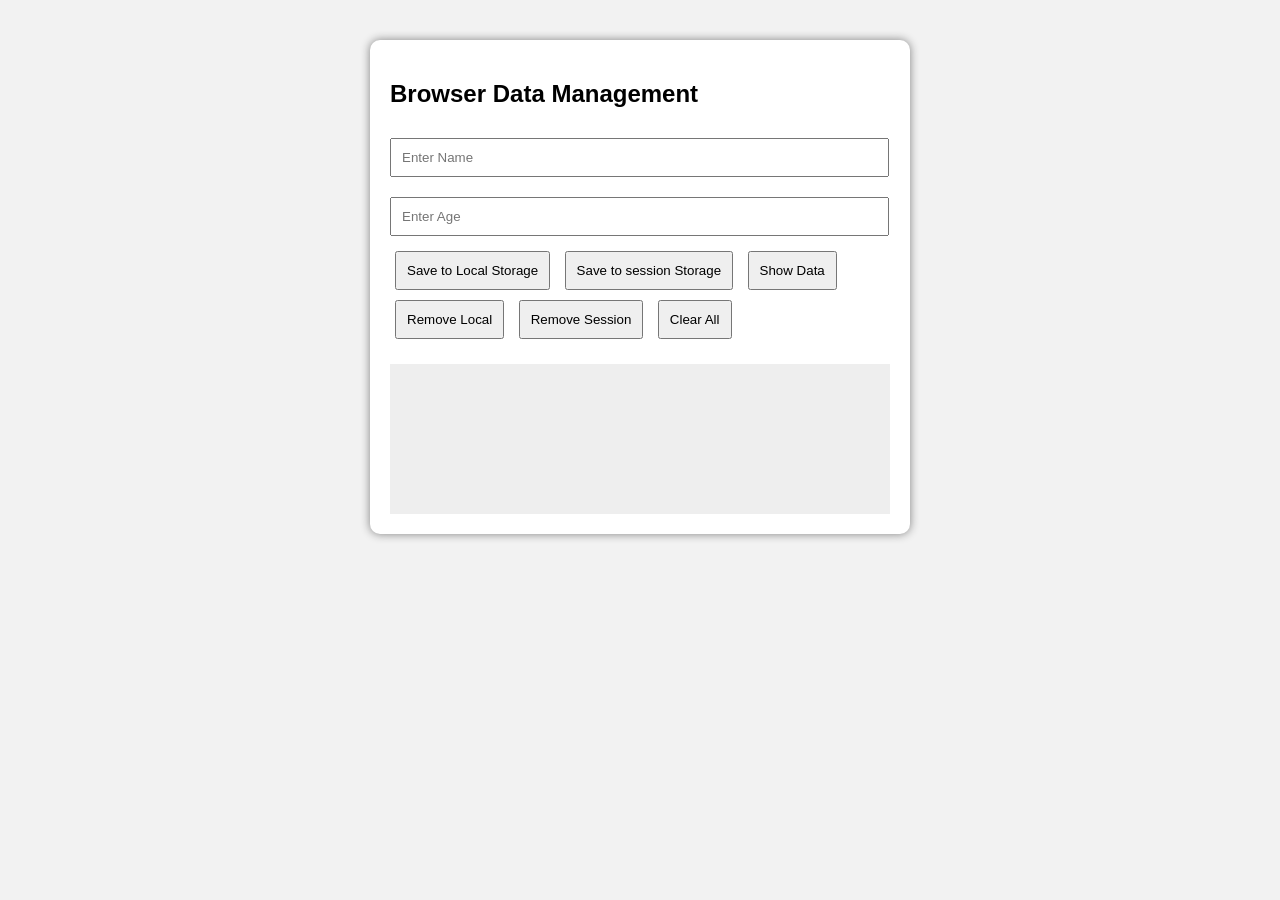
<file: Assignment3/index.html>
<!DOCTYPE html>
<html lang="en">
<head>
    <meta charset="UTF-8">
    <meta name="viewport" content="width=device-width, initial-scale=1.0">
    <title>Browser Data Management Demo</title>
    <style>
        body{
            font-family:Arial, sans-serif;
            background: #f2f2f2;
        }

        .container{
            width: 500px;
            margin: 40px auto;
            background: white;
            padding: 20px;
            border-radius: 10px;
            box-shadow: 0px 0px 10px gray;
        }
        input{
            width: 95%;
            padding: 10px;
            margin:10px 0;
        }
        button{
            padding: 10px;
            margin: 5px;
            cursor: pointer;
        }
        #output{
            margin-top: 20px;
            background-color: #eeeeee;
            padding: 15px;
            min-height: 120px;
            white-space:pre-line;
        }
    </style>
</head>
<body>
    <div class = "container">
        <h2>Browser Data Management</h2>
        <input type="text" id="name" placeholder="Enter Name">
        <input type="number" id="age" placeholder="Enter Age">

        <br>
        <button onclick="saveLocal()">Save to Local Storage</button>
        <button onclick="saveSession()">Save to session Storage</button>
        <button onclick="showData()">Show Data</button>
        <button onclick="removeLocal()">Remove Local</button>
        <button onclick="removeSession()">Remove Session</button>
        <button onclick="clearAll()">Clear All</button>
        <div id="output"></div>

    </div>
    <script src="script.js"></script>
    
</body>
</html>
</file>
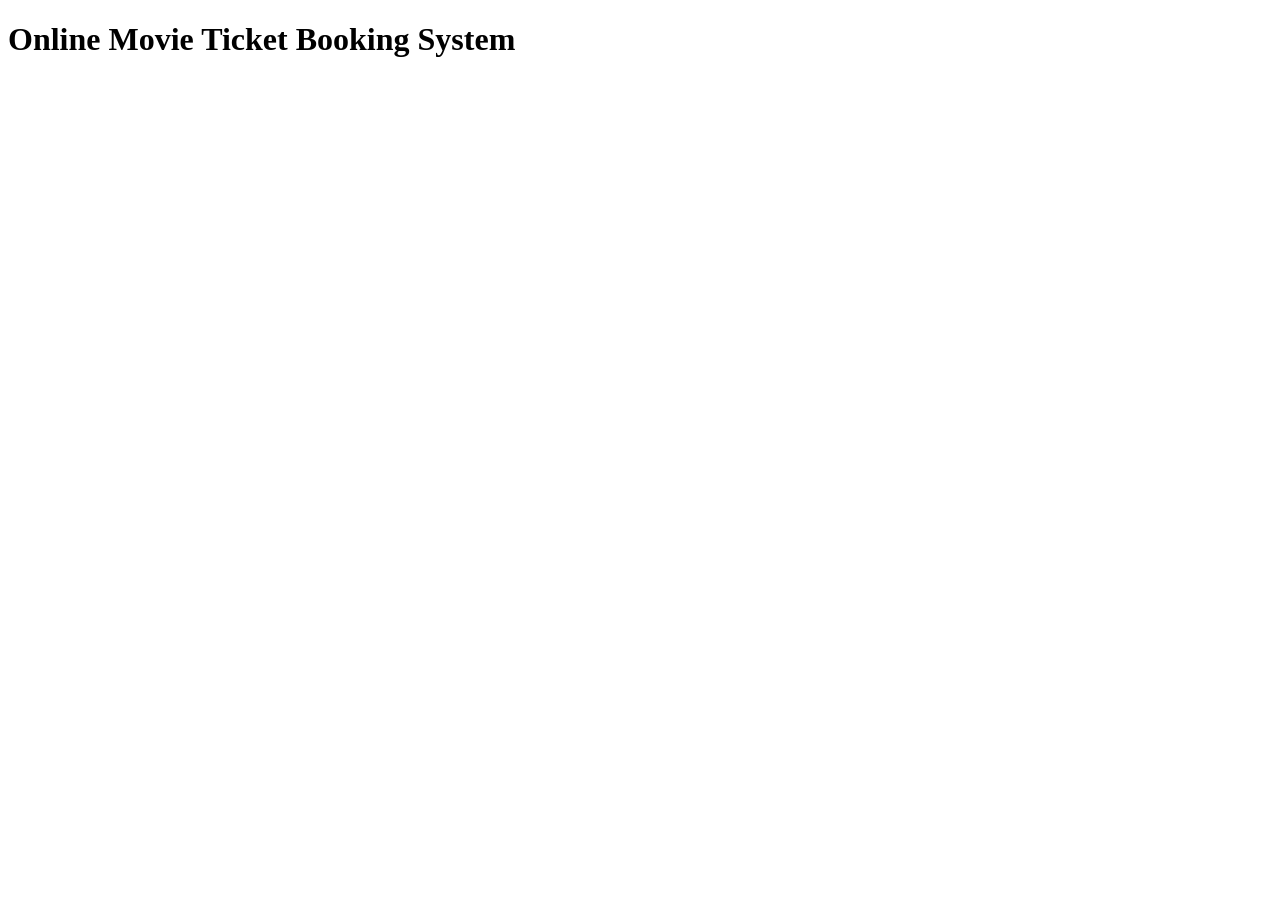
<file: Assignment4/index.html>
<!DOCTYPE html>
<html>
<head>
    <title>Online Movie Ticket Booking</title>
</head>

<body>

    <h1>Online Movie Ticket Booking System</h1>

    <script>

        console.log("1. Checking Seat Availability...");

        let seatsAvailable = true; //initially seats avl 

        let booking = new Promise(function(resolve, reject) {
            // we are creating a promise and storing it inside the variable booking 
            // resolve means - workd was successful 
            // reject - work failed 

            setTimeout(function() {
                // it means wait for some time, then execute this function 

                if (seatsAvailable) {

                    resolve("2. Seats are Available");

                } else {

                    reject("No Seats Available");

                }

            }, 2000); // it closes the setTimeOut()

        });
        booking

            .then(function(message) { // it means if the promise is successful execute this function 

                console.log(message); // it prints the message 

                return "3. Payment Processed Successfully";

            })

            .then(function(message) {

                console.log(message);

                return "4. Booking Confirmed Successfully";

            })

            .then(function(message) {

                console.log(message);

                return "5. Ticket Generated Successfully";

            })
            .catch(function(error) {

                console.log("Error:", error);

            });

    </script>

</body>
</html>
</file>
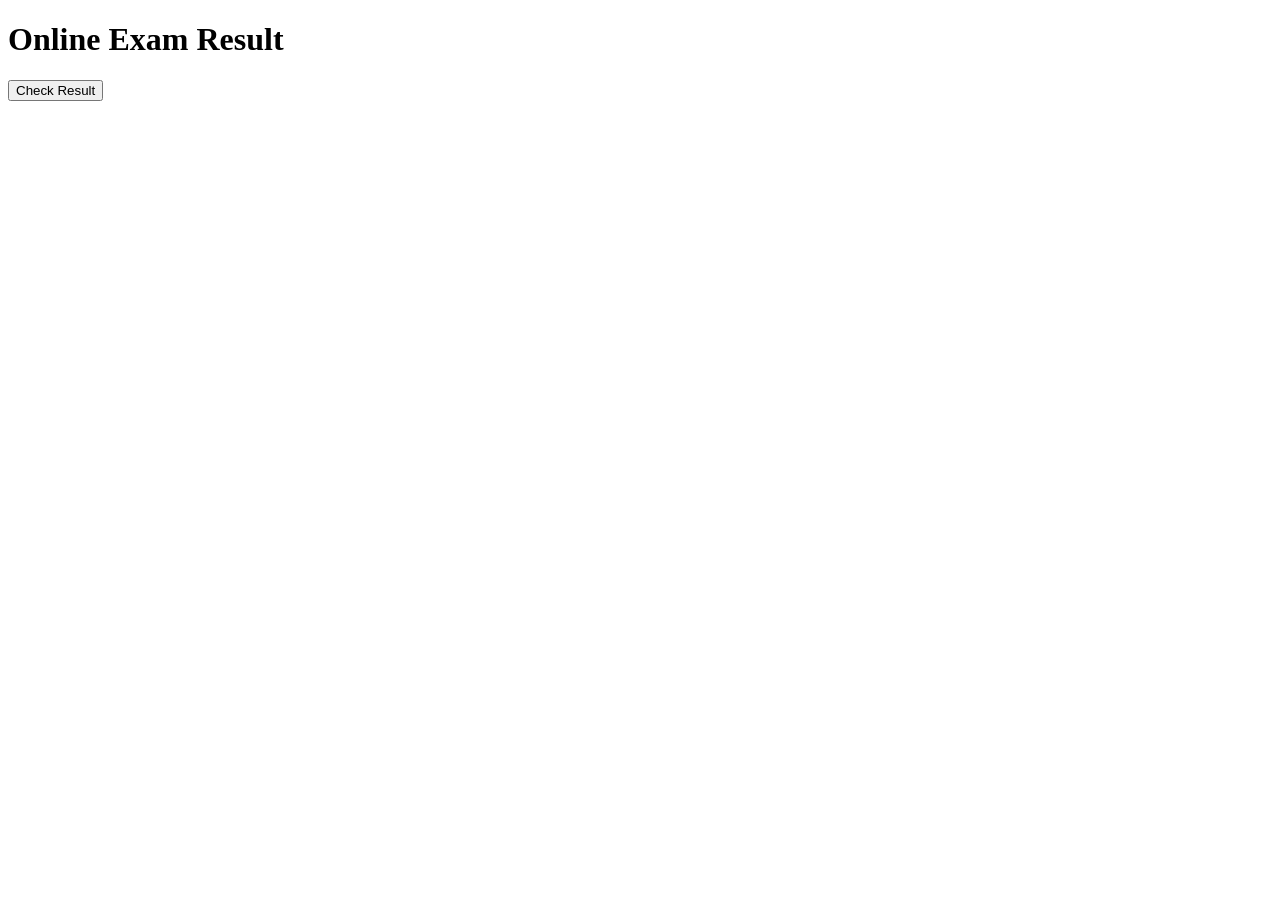
<file: Assignment5/index.html>
<!DOCTYPE html>
<html lang="en">

<head>
    <meta charset="UTF-8">

    <meta name="viewport" content="width=device-width, initial-scale=1.0">

    <title>Online Exam Result</title>
</head>

<body>

    <h1>Online Exam Result</h1>

    <button onclick="checkResult()">
        Check Result
    </button>

    <p id="p"></p>
    <script>

        // calculateResult() returns a Promise.
        // A Promise represents a result that will be available sometime in the future.

        function calculateResult() {

            return new Promise(resolve => {

                // setTimeout() is used to create a 3-second delay.
                // It simulates the time required to calculate the result.

                setTimeout(() => {

                    // resolve() means that the asynchronous work has been successfully completed.We are sending the final result.

                    resolve("Your result is ready! You scored 85 marks.");

                }, 3000);

            });
        }
        // async allows us to use await inside this function. An async function always returns a Promise.

        async function checkResult() {

            const para = document.getElementById("p");

            // Display this message immediately.

            para.innerText = "Calculating your result...";

            // await means: "Wait for the Promise to complete and give me its result."
            // The function pauses here until calculateResult() finishes after 3 seconds.
            // The entire browser does NOT freeze. only this async function waits.

            const result = await calculateResult();
            // After 3 seconds, the Promise is resolved and result contains the final message.

            para.innerText = result;
        }

    </script>
</body>
</html>
</file>
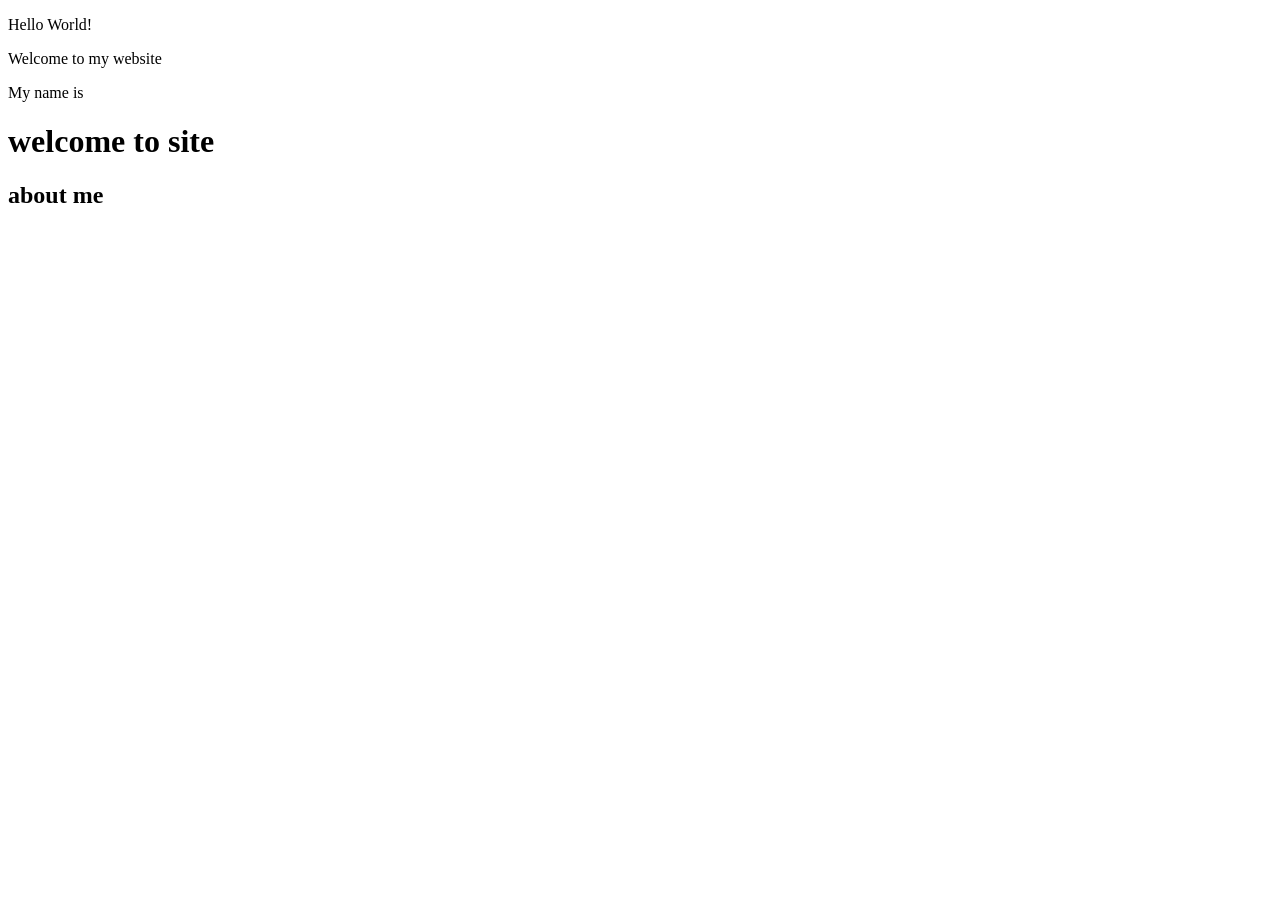
<file: demo.html>
<!DOCTYPE html>
<html lang="en">
<head>
    <meta charset="UTF-8">
    <meta name="viewport" content="width=device-width, initial-scale=1.0">
    <title>Document</title>
</head>
<body>
    <p>Hello World!</p>
    <p> Welcome to my website </p>
    <p> My name is </p>
    <h1>welcome to site</h1>
    <h2>about me</h2>
</body>
</html>
</file>
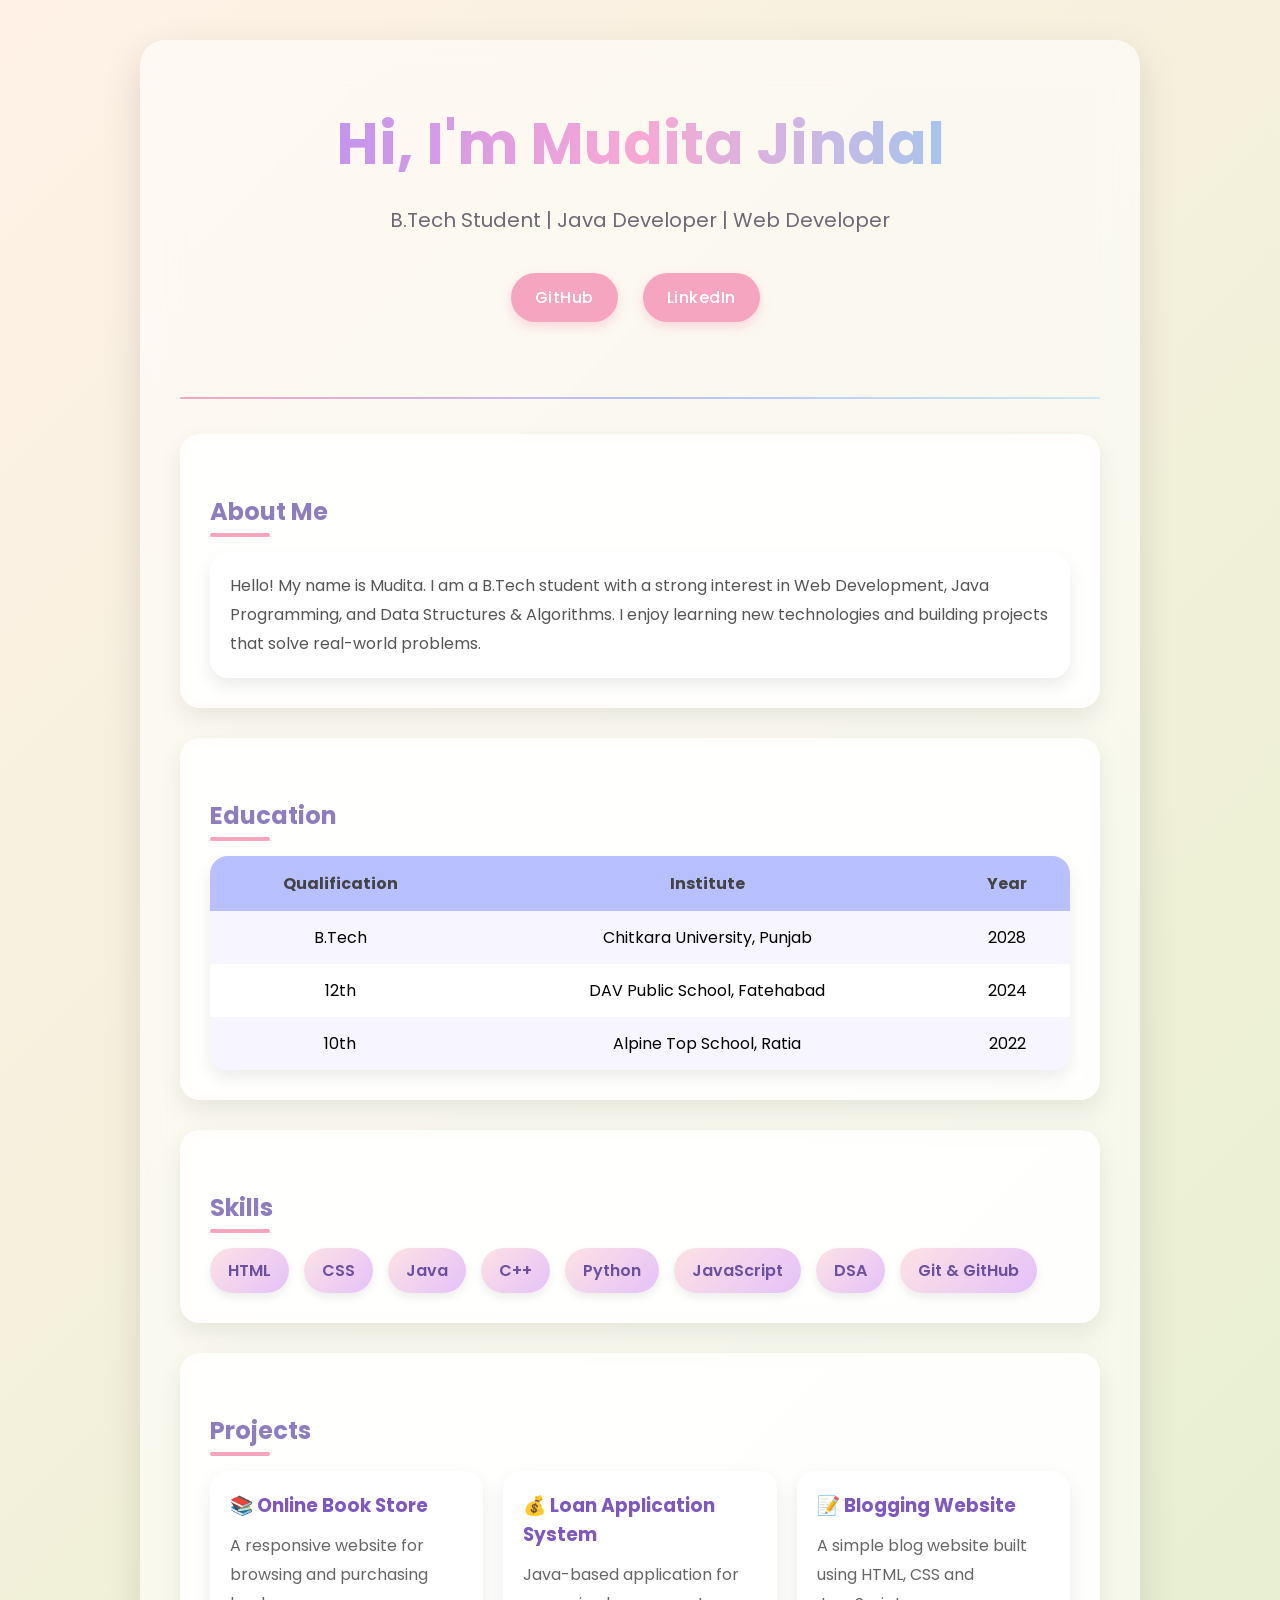
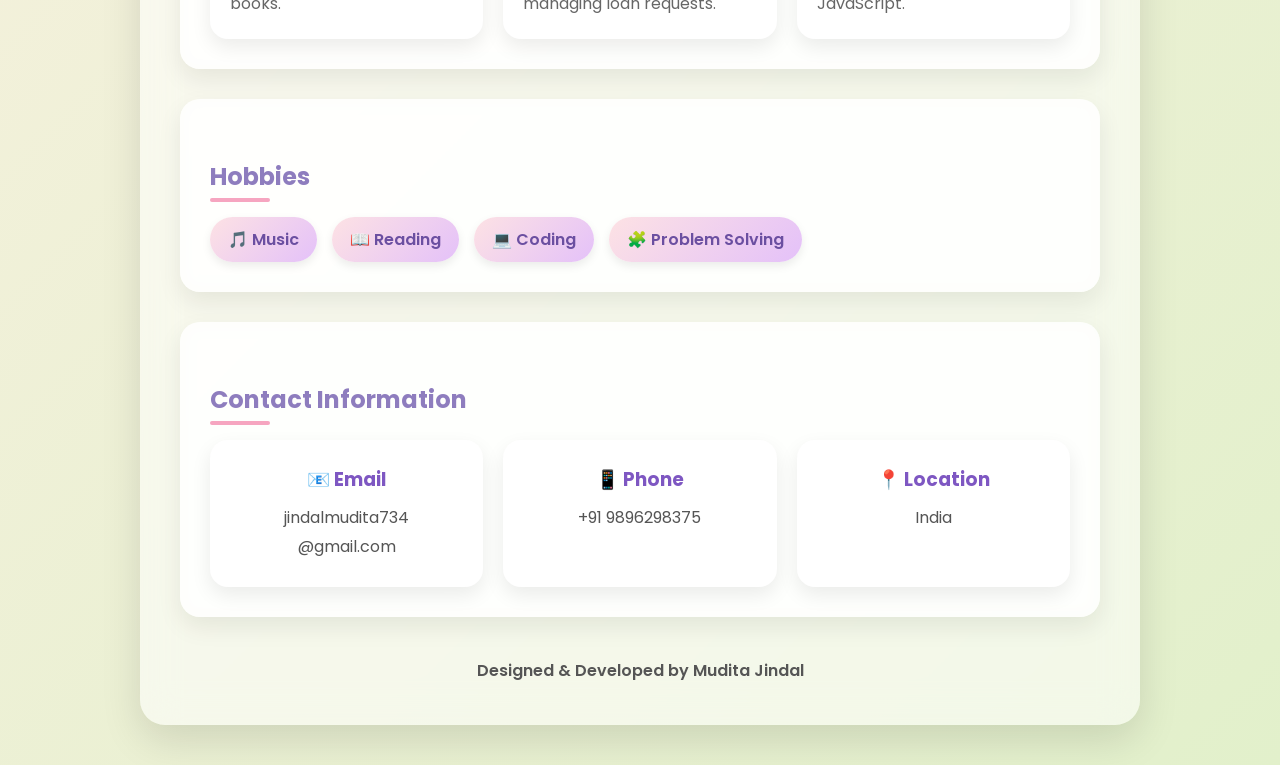
<file: Assignment1/portfolio.html>
<!DOCTYPE html>
<html lang="en">

<head>
    <meta charset="UTF-8">
    <meta name="viewport" content="width=device-width, initial-scale=1.0">
    <title>My Personal Portfolio</title>

    <link rel="stylesheet" href="style.css">
</head>

<body>

    <div class="container">

        <!-- Hero Section -->

<section class="hero">

    <h1>Hi, I'm Mudita Jindal</h1>

    <p class="subtitle">
        B.Tech Student | Java Developer | Web Developer
    </p>

    <div class="hero-buttons">

        <a href="https://github.com/Muditajindal/backend" target="_blank">
            GitHub
        </a>

        <a href="https://www.linkedin.com/in/mudita-jindal-b98b8b346/" target="_blank">
            LinkedIn
        </a>

    </div>

</section>

<div class="wave"></div>

        <!-- About -->

        <section class="section">

            <h2>About Me</h2>

            <p>
                Hello! My name is Mudita. I am a B.Tech student with a strong interest in
                Web Development, Java Programming, and Data Structures & Algorithms.
                I enjoy learning new technologies and building projects that solve real-world problems.
            </p>

        </section>

        <!-- Education -->

        <section class="section">

            <h2>Education</h2>

            <table>

                <tr>
                    <th>Qualification</th>
                    <th>Institute</th>
                    <th>Year</th>
                </tr>

                <tr>
                    <td>B.Tech</td>
                    <td>Chitkara University, Punjab</td>
                    <td>2028</td>
                </tr>

                <tr>
                    <td>12th</td>
                    <td>DAV Public School, Fatehabad</td>
                    <td>2024</td>
                </tr>

                <tr>
                    <td>10th</td>
                    <td>Alpine Top School, Ratia</td>
                    <td>2022</td>
                </tr>

            </table>

        </section>

        <!-- Skills -->

        <section class="section">

            <h2>Skills</h2>

            <div class="skills">

                <span>HTML</span>

                <span>CSS</span>

                <span>Java</span>

                <span>C++</span>

                <span>Python</span>

                <span>JavaScript</span>

                <span>DSA</span>

                <span>Git & GitHub</span>

            </div>

        </section>

        <!-- Projects -->

        <section class="section">

            <h2>Projects</h2>

            <div class="projects">

                <div class="project-card">

                    <h3>📚 Online Book Store</h3>

                    <p>
                        A responsive website for browsing and purchasing books.
                    </p>

                </div>

                <div class="project-card">

                    <h3>💰 Loan Application System</h3>

                    <p>
                        Java-based application for managing loan requests.
                    </p>

                </div>

                <div class="project-card">

                    <h3>📝 Blogging Website</h3>

                    <p>
                        A simple blog website built using HTML, CSS and JavaScript.
                    </p>

                </div>

            </div>

        </section>

        <!-- Hobbies -->

        <section class="section">

            <h2>Hobbies</h2>

            <div class="skills">

                <span>🎵 Music</span>

                <span>📖 Reading</span>

                <span>💻 Coding</span>

                <span>🧩 Problem Solving</span>

            </div>

        </section>

        <!-- Contact -->

        <section class="section">

            <h2>Contact Information</h2>

            <div class="contact">

                <div class="contact-card">

                    <h3>📧 Email</h3>

                    <p>
                        jindalmudita734<br>@gmail.com
                    </p>

                </div>

                <div class="contact-card">

                    <h3>📱 Phone</h3>

                    <p>
                        +91 9896298375
                    </p>

                </div>

                <div class="contact-card">

                    <h3>📍 Location</h3>

                    <p>
                        India
                    </p>

                </div>

            </div>

        </section>

        <footer>

            <p>
                Designed & Developed by Mudita Jindal
            </p>

        </footer>

    </div>

</body>

</html>
</file>
<file: Assignment1/style.css>
/* Google Font */
@import url('https://fonts.googleapis.com/css2?family=Poppins:wght@300;400;500;600;700&display=swap');

/* Reset */
*{
    margin:0;
    padding:0;
    box-sizing:border-box;
}

html{
    scroll-behavior:smooth;
}

body{
    font-family:'Poppins',sans-serif;
    background:linear-gradient(-45deg,#FDE2E4,#E4C1F9,#CDE7F0,#E2F0CB,#FFF1E6);
    background-size:400% 400%;
    animation:gradient 15s ease infinite;
    padding:40px;
    min-height:100vh;
}

/* Animated Background */
@keyframes gradient{
    0%{
        background-position:0% 50%;
    }
    50%{
        background-position:100% 50%;
    }
    100%{
        background-position:0% 50%;
    }
}

/* Main Container */
.container{
    width:85%;
    max-width:1000px;
    margin:auto;
    background:rgba(255,255,255,0.55);
    backdrop-filter:blur(18px);
    border-radius:25px;
    padding:40px;
    box-shadow:0 15px 40px rgba(0,0,0,0.12);
    animation:fadeIn 1s ease;
}

/* Fade Animation */
@keyframes fadeIn{
    from{
        opacity:0;
        transform:translateY(40px);
    }
    to{
        opacity:1;
        transform:translateY(0);
    }
}

/* Main Heading */
h1{
    text-align:center;
    font-size:50px;
    color:#7E57C2;
    margin-bottom:25px;
    animation:zoomIn 1s ease;
}

@keyframes zoomIn{
    from{
        transform:scale(0.7);
        opacity:0;
    }
    to{
        transform:scale(1);
        opacity:1;
    }
}

/* Section Headings */
h2{
    color:#8E7DBE;
    margin-top:30px;
    margin-bottom:15px;
    position:relative;
    padding-bottom:8px;
}

h2::after{
    content:"";
    position:absolute;
    left:0;
    bottom:0;
    width:60px;
    height:4px;
    background:#F6A5C0;
    border-radius:20px;
    transition:0.4s;
}

h2:hover::after{
    width:130px;
}

/* Hide HR */
hr{
    display:none;
}

/* About Paragraph */
h2+p{
    background:#ffffff;
    padding:20px;
    border-radius:18px;
    box-shadow:0 8px 18px rgba(0,0,0,0.08);
    transition:0.4s;
}

h2+p:hover{
    transform:translateY(-6px);
}

/* Paragraph */
p{
    line-height:1.8;
    color:#555;
    font-size:16px;
}

/* Table */
table{
    width:100%;
    border-collapse:collapse;
    background:#ffffff;
    border-radius:18px;
    overflow:hidden;
    box-shadow:0 8px 18px rgba(0,0,0,0.08);
    transition:0.4s;
}

table:hover{
    transform:translateY(-6px);
}

th{
    background:#B8C0FF;
    color:#444;
    padding:15px;
}

td{
    padding:14px;
    text-align:center;
}

tr:nth-child(even){
    background:#F7F5FF;
}

tr:hover{
    background:#E8F4FF;
}

/* Lists */
ul,
ol{
    background:white;
    padding:20px 40px;
    border-radius:18px;
    box-shadow:0 8px 18px rgba(0,0,0,0.08);
    transition:0.4s;
}

ul:hover,
ol:hover{
    transform:translateY(-6px);
}

li{
    padding:10px 0;
    transition:0.3s;
}

li:hover{
    color:#7E57C2;
    transform:translateX(10px);
}

/* Contact Labels */
b{
    color:#7E57C2;
}

/* Links */
a{
    display:inline-block;
    margin-top:10px;
    margin-right:10px;
    background:#F6A5C0;
    color:white;
    text-decoration:none;
    padding:12px 24px;
    border-radius:30px;
    transition:0.3s;
    font-weight:500;
    box-shadow:0 5px 12px rgba(246,165,192,0.4);
}

a:hover{
    background:#E78FB3;
    transform:translateY(-5px) scale(1.05);
}

/* Footer */
body>.container>p:last-child{
    text-align:center;
    margin-top:35px;
    color:#7E57C2;
    font-size:18px;
    font-weight:600;
    animation:pulse 2s infinite;
}

@keyframes pulse{
    50%{
        opacity:0.6;
    }
}

/* Scrollbar */
::-webkit-scrollbar{
    width:10px;
}

::-webkit-scrollbar-track{
    background:#FFF5F8;
}

::-webkit-scrollbar-thumb{
    background:#D8B4F8;
    border-radius:20px;
}

::-webkit-scrollbar-thumb:hover{
    background:#B39DDB;
}

/* Responsive */
@media(max-width:768px){

    body{
        padding:20px;
    }

    .container{
        width:100%;
        padding:25px;
    }

    h1{
        font-size:38px;
    }

    table{
        font-size:14px;
    }

    a{
        display:block;
        text-align:center;
        margin-bottom:10px;
    }
}

/* ===========================
   HERO SECTION
=========================== */

.hero{
    text-align:center;
    padding:20px 0 40px;
    animation:fadeIn 1.2s ease;
}

.hero h1{
    font-size:58px;
    font-weight:700;
    margin-bottom:15px;
    background:linear-gradient(90deg,#A78BFA,#F9A8D4,#7DD3FC);
    -webkit-background-clip:text;
    -webkit-text-fill-color:transparent;
}

.subtitle{
    font-size:20px;
    color:#6D6875;
    margin-bottom:25px;
}

.hero-buttons{
    display:flex;
    justify-content:center;
    gap:15px;
    flex-wrap:wrap;
}

/* ===========================
   SECTIONS
=========================== */

.section{
    background:rgba(255,255,255,0.75);
    backdrop-filter:blur(10px);
    border-radius:20px;
    padding:30px;
    margin:30px 0;
    box-shadow:0 10px 25px rgba(0,0,0,.08);
    transition:.4s;
}

.section:hover{
    transform:translateY(-8px);
    box-shadow:0 18px 35px rgba(0,0,0,.12);
}

/* ===========================
   SKILL BADGES
=========================== */

.skills{
    display:flex;
    flex-wrap:wrap;
    gap:15px;
}

.skills span{
    background:linear-gradient(135deg,#FDE2E4,#E4C1F9);
    color:#6B4FA1;
    padding:10px 18px;
    border-radius:30px;
    font-weight:600;
    transition:.3s;
    cursor:pointer;
    box-shadow:0 4px 10px rgba(0,0,0,.08);
}

.skills span:hover{
    transform:translateY(-5px) scale(1.08);
    background:linear-gradient(135deg,#E4C1F9,#CDE7F0);
}

/* ===========================
   PROJECT CARDS
=========================== */

.projects{
    display:grid;
    grid-template-columns:repeat(auto-fit,minmax(240px,1fr));
    gap:20px;
}

.project-card{
    background:white;
    border-radius:18px;
    padding:20px;
    box-shadow:0 8px 20px rgba(0,0,0,.08);
    transition:.4s;
}

.project-card:hover{
    transform:translateY(-8px);
    box-shadow:0 15px 30px rgba(0,0,0,.12);
}

.project-card h3{
    color:#7E57C2;
    margin-bottom:12px;
}

.project-card p{
    color:#666;
}

/* ===========================
   CONTACT CARDS
=========================== */

.contact{
    display:grid;
    grid-template-columns:repeat(auto-fit,minmax(220px,1fr));
    gap:20px;
}

.contact-card{
    background:white;
    border-radius:18px;
    padding:25px;
    text-align:center;
    box-shadow:0 8px 20px rgba(0,0,0,.08);
    transition:.4s;
}

.contact-card:hover{
    transform:translateY(-8px);
    background:#FFF8FD;
}

.contact-card h3{
    color:#7E57C2;
    margin-bottom:10px;
}

.contact-card p{
    word-break:break-word;
}

/* ===========================
   FOOTER
=========================== */

footer{
    text-align:center;
    margin-top:40px;
    color:#7E57C2;
    font-weight:600;
    font-size:18px;
}

/* ===========================
   BUTTON IMPROVEMENTS
=========================== */

a{
    letter-spacing:.5px;
}

a:hover{
    box-shadow:0 10px 25px rgba(246,165,192,.5);
}

/* ===========================
   RESPONSIVE
=========================== */

@media(max-width:768px){

    .hero h1{
        font-size:42px;
    }

    .subtitle{
        font-size:17px;
    }

    .skills{
        justify-content:center;
    }

    .projects,
    .contact{
        grid-template-columns:1fr;
    }
}

.wave{
    width:100%;
    height:2px;
    background:linear-gradient(to right,#F6A5C0,#B8C0FF,#CDE7F0);
    border-radius:10px;
    margin:35px 0;
}
</file>
